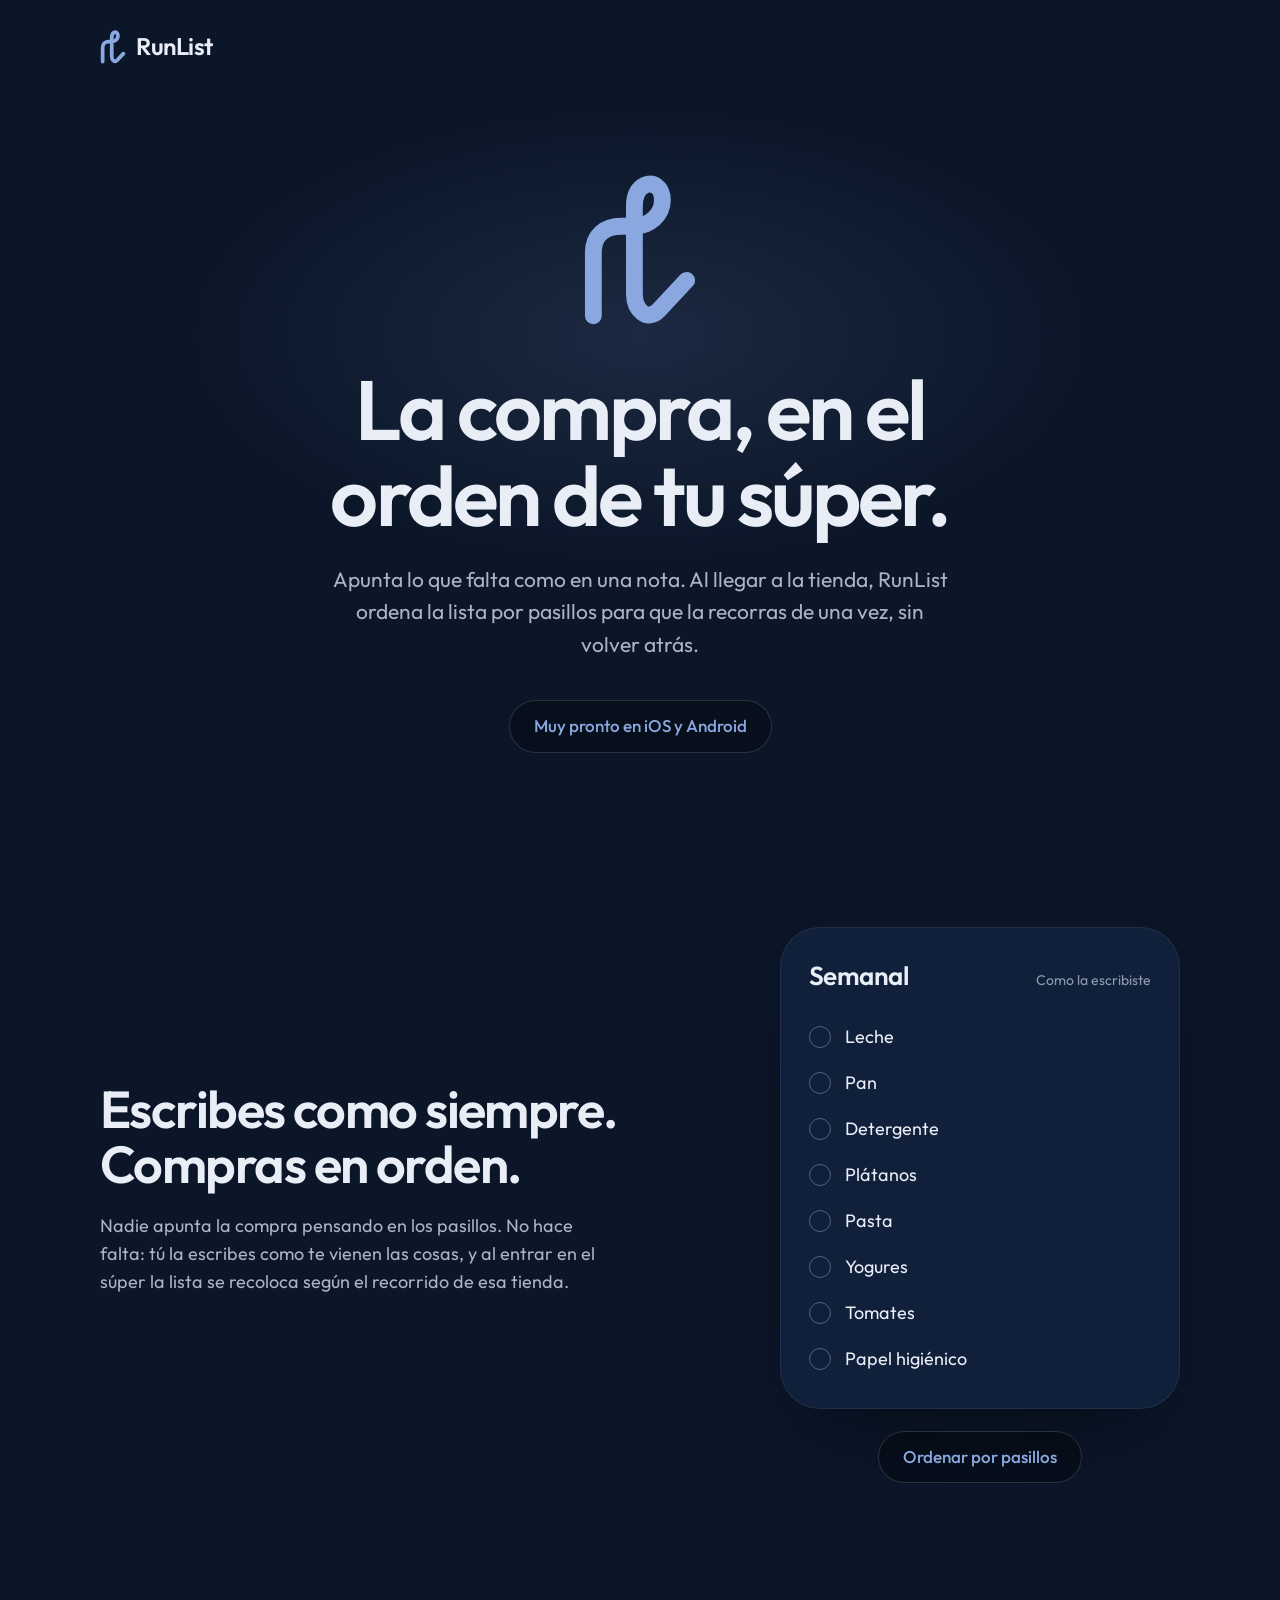
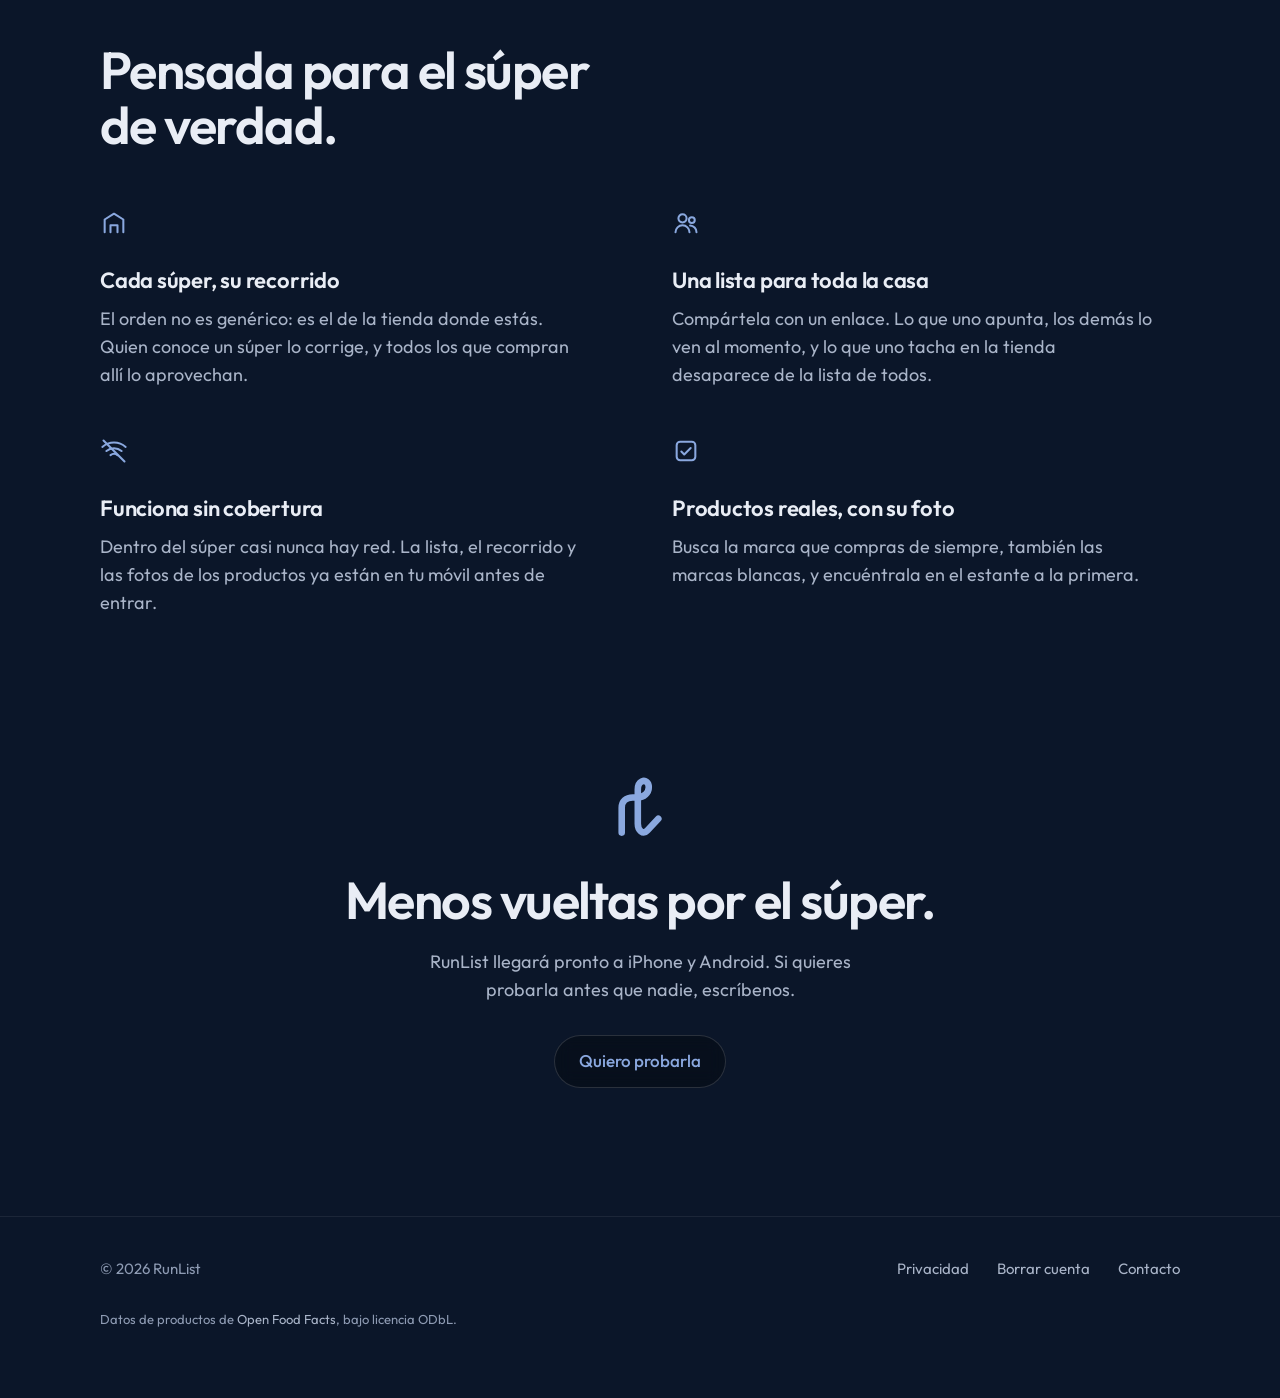
<file: index.html>
<!doctype html>
<html lang="es">
<head>
<meta charset="utf-8">
<meta name="viewport" content="width=device-width, initial-scale=1, viewport-fit=cover">
<title>RunList · La compra, en el orden de tu súper</title>
<meta name="description" content="Apunta lo que falta como en una nota. Al llegar a la tienda, RunList ordena tu lista por pasillos para que la recorras de una vez.">
<meta name="theme-color" content="#0B1629">
<meta property="og:title" content="RunList">
<meta property="og:description" content="La compra, en el orden de tu súper.">
<meta property="og:url" content="https://RunList-app.pages.dev/">
<meta property="og:image" content="https://RunList-app.pages.dev/assets/og-image.png">
<meta property="og:type" content="website">
<link rel="icon" href="/assets/favicon.svg" type="image/svg+xml">
<link rel="apple-touch-icon" href="/assets/apple-touch-icon.png">
<link rel="preload" href="/assets/outfit-latin.woff2" as="font" type="font/woff2" crossorigin>
<link rel="stylesheet" href="/assets/site.css?v=3">
<style>
  /* --- Portada ------------------------------------------------------------ */
  .hero {
    position: relative;
    text-align: center;
    padding: clamp(40px, 9vh, 96px) 0 clamp(72px, 12vh, 128px);
  }
  .hero::before {
    /* luz tenue y fija detras de la marca: profundidad sin decorar */
    content: "";
    position: absolute; inset: -10% 0 auto;
    height: 640px;
    background: radial-gradient(closest-side, rgba(138, 168, 223, 0.13), transparent 70%);
    pointer-events: none;
  }
  .hero-mark { position: relative; width: 112px; height: 153px; margin: 0 auto 40px; display: block; }
  .hero-mark path {
    fill: none; stroke: var(--accent); stroke-width: 9;
    stroke-linecap: round; stroke-linejoin: round;
  }
  .hero h1 {
    position: relative;
    font-size: clamp(42px, 7.4vw, 84px);
    line-height: 1.02; letter-spacing: -0.035em; font-weight: 600;
    margin: 0 auto 24px; max-width: 13ch;
    text-wrap: balance;
  }
  .hero .lead {
    position: relative;
    color: var(--muted); font-size: clamp(18px, 2.2vw, 21px);
    max-width: 46ch; margin: 0 auto 40px;
    text-wrap: pretty;
  }

  /* El trazo se dibuja solo; luego aparece el texto */
  .js .hero-mark path { stroke-dasharray: var(--len); stroke-dashoffset: var(--len); }
  .js .hero-reveal { opacity: 0; filter: blur(6px); transform: translateY(6px); }
  .drawn .hero-mark path { stroke-dashoffset: 0; transition: stroke-dashoffset 1.9s cubic-bezier(0.65, 0, 0.35, 1); }
  .drawn .hero-reveal {
    opacity: 1; filter: blur(0); transform: none;
    transition: opacity 900ms var(--ease), filter 900ms var(--ease), transform 900ms var(--ease);
  }
  .drawn .d1 { transition-delay: 1.15s; }
  .drawn .d2 { transition-delay: 1.35s; }
  .drawn .d3 { transition-delay: 1.55s; }

  /* --- Demostracion ----------------------------------------------------- */
  .demo {
    display: grid; gap: 56px; align-items: center;
    grid-template-columns: minmax(0, 1fr) minmax(0, 400px);
    padding: 48px 0 120px;
  }
  .demo h2, .features h2, .closing h2 {
    font-size: clamp(32px, 4.6vw, 52px); line-height: 1.06;
    letter-spacing: -0.03em; font-weight: 600; margin: 0 0 20px;
  }
  .demo p { color: var(--muted); max-width: 42ch; margin: 0 0 32px; }

  .phone {
    overflow: hidden;
    background: var(--surface);
    border: 1px solid var(--hairline);
    border-radius: 40px;
    padding: 28px 22px 26px;
    box-shadow: 0 40px 80px -40px rgba(0, 0, 0, 0.6);
  }
  .phone-title { display: flex; align-items: baseline; justify-content: space-between; margin: 0 6px 18px; }
  .phone-title strong { font-size: 26px; letter-spacing: -0.02em; font-weight: 600; }
  .phone-title span { color: var(--subtle); font-size: 14px; transition: color 400ms var(--ease); }
  .ordered .phone-title span { color: var(--accent); }

  .shopping { position: relative; list-style: none; margin: 0; padding: 0; transition: height 700ms var(--ease); }
  .shopping > li {
    position: absolute; left: 0; right: 0; top: 0;
    transition: transform 750ms var(--ease), opacity 500ms var(--ease);
    will-change: transform;
  }
  .item {
    display: flex; align-items: center; gap: 14px;
    height: 46px; padding: 0 6px;
    font-size: 18px;
  }
  .item::before {
    content: ""; flex: none;
    width: 20px; height: 20px; border-radius: 50%;
    border: 1.5px solid rgba(201, 214, 239, 0.35);
  }
  .aisle {
    height: 34px; display: flex; align-items: flex-end; padding: 0 6px 6px;
    color: var(--accent); font-size: 14px; font-weight: 500;
    opacity: 0;
  }
  .ordered .aisle { opacity: 1; }

  .demo-actions { margin-top: 22px; display: flex; justify-content: center; }

  /* --- Lo que hace -------------------------------------------------------- */
  .features { padding: 40px 0 120px; }
  .features h2 { max-width: 16ch; margin-bottom: 56px; }
  .feature-grid {
    display: grid; gap: 48px 64px;
    grid-template-columns: repeat(2, minmax(0, 1fr));
  }
  .feature svg {
    width: 28px; height: 28px; margin-bottom: 18px;
    fill: none; stroke: var(--accent); stroke-width: 1.75;
    stroke-linecap: round; stroke-linejoin: round;
  }
  .feature h3 { font-size: 22px; letter-spacing: -0.01em; font-weight: 600; margin: 0 0 8px; }
  .feature p { color: var(--muted); margin: 0; max-width: 40ch; }

  /* --- Cierre ------------------------------------------------------------- */
  .closing { text-align: center; padding: 40px 0 128px; }
  .closing svg { width: 44px; height: 60px; margin-bottom: 28px; }
  .closing svg path { fill: none; stroke: var(--accent); stroke-width: 9; stroke-linecap: round; stroke-linejoin: round; }
  .closing p { color: var(--muted); margin: 0 auto 32px; max-width: 40ch; }

  @media (max-width: 820px) {
    .demo { grid-template-columns: minmax(0, 1fr); gap: 40px; padding-bottom: 96px; }
    .feature-grid { grid-template-columns: minmax(0, 1fr); gap: 40px; }
  }
</style>
<script>document.documentElement.classList.add('js');</script>
</head>
<body>

<header class="site-header">
  <div class="wrap">
    <a class="brand" href="/" aria-label="RunList, inicio">
      <svg viewBox="23 6 60 82" aria-hidden="true"><path d="M28 82 V48 C28 39 34 34 43 34 H50 C58 34 65 28 65 20 C65 13 60 10 55.5 12 C51.5 14 50 18 50 23 V70 C50 79 57 85.4 63 79 L78 63" fill="none" stroke="#8AA8DF" stroke-width="9" stroke-linecap="round" stroke-linejoin="round"/></svg>
      RunList
    </a>
  </div>
</header>

<main>
  <section class="hero" aria-labelledby="titulo">
    <div class="wrap">
      <svg class="hero-mark" viewBox="23 6 60 82" aria-hidden="true">
        <path id="trazo" d="M28 82 V48 C28 39 34 34 43 34 H50 C58 34 65 28 65 20 C65 13 60 10 55.5 12 C51.5 14 50 18 50 23 V70 C50 79 57 85.4 63 79 L78 63"/>
      </svg>
      <h1 id="titulo" class="hero-reveal d1">La compra, en el orden de tu súper.</h1>
      <p class="lead hero-reveal d2">Apunta lo que falta como en una nota. Al llegar a la tienda, RunList ordena la lista por pasillos para que la recorras de una vez, sin volver atrás.</p>
      <p class="hero-reveal d3"><span class="glass" aria-disabled="true">Muy pronto en iOS y Android</span></p>
    </div>
  </section>

  <section class="wrap demo" aria-labelledby="titulo-demo">
    <div>
      <h2 id="titulo-demo">Escribes como siempre. Compras en orden.</h2>
      <p>Nadie apunta la compra pensando en los pasillos. No hace falta: tú la escribes como te vienen las cosas, y al entrar en el súper la lista se recoloca según el recorrido de esa tienda.</p>
    </div>
    <div>
      <div class="phone" id="demo">
        <div class="phone-title">
          <strong>Semanal</strong>
          <span id="demo-estado">Como la escribiste</span>
        </div>
        <ul class="shopping" id="lista" aria-live="polite"></ul>
      </div>
      <div class="demo-actions">
        <button class="glass" id="ordenar" type="button" aria-pressed="false">Ordenar por pasillos</button>
      </div>
    </div>
  </section>

  <section class="wrap features" aria-labelledby="titulo-features">
    <h2 id="titulo-features">Pensada para el súper de verdad.</h2>
    <div class="feature-grid">
      <div class="feature">
        <svg viewBox="0 0 24 24" aria-hidden="true"><path d="M4 20V9l8-5 8 5v11"/><path d="M9 20v-6h6v6"/></svg>
        <h3>Cada súper, su recorrido</h3>
        <p>El orden no es genérico: es el de la tienda donde estás. Quien conoce un súper lo corrige, y todos los que compran allí lo aprovechan.</p>
      </div>
      <div class="feature">
        <svg viewBox="0 0 24 24" aria-hidden="true"><circle cx="9" cy="8" r="3.5"/><circle cx="17" cy="9.5" r="2.5"/><path d="M3 20c0-3.3 2.7-6 6-6s6 2.7 6 6"/><path d="M15.5 14.2c3 .1 5.5 2.5 5.5 5.8"/></svg>
        <h3>Una lista para toda la casa</h3>
        <p>Compártela con un enlace. Lo que uno apunta, los demás lo ven al momento, y lo que uno tacha en la tienda desaparece de la lista de todos.</p>
      </div>
      <div class="feature">
        <svg viewBox="0 0 24 24" aria-hidden="true"><path d="M2 8.5a15 15 0 0 1 20 0"/><path d="M5.5 12a10 10 0 0 1 13 0"/><path d="M9 15.5a5 5 0 0 1 6 0"/><path d="M3 3l18 18"/></svg>
        <h3>Funciona sin cobertura</h3>
        <p>Dentro del súper casi nunca hay red. La lista, el recorrido y las fotos de los productos ya están en tu móvil antes de entrar.</p>
      </div>
      <div class="feature">
        <svg viewBox="0 0 24 24" aria-hidden="true"><rect x="4" y="4" width="16" height="16" rx="3"/><path d="M8 12.5l2.5 2.5L16 9.5"/></svg>
        <h3>Productos reales, con su foto</h3>
        <p>Busca la marca que compras de siempre, también las marcas blancas, y encuéntrala en el estante a la primera.</p>
      </div>
    </div>
  </section>

  <section class="wrap closing" aria-labelledby="titulo-cierre">
    <svg viewBox="23 6 60 82" aria-hidden="true"><path d="M28 82 V48 C28 39 34 34 43 34 H50 C58 34 65 28 65 20 C65 13 60 10 55.5 12 C51.5 14 50 18 50 23 V70 C50 79 57 85.4 63 79 L78 63"/></svg>
    <h2 id="titulo-cierre">Menos vueltas por el súper.</h2>
    <p>RunList llegará pronto a iPhone y Android. Si quieres probarla antes que nadie, escríbenos.</p>
    <a class="glass" href="mailto:RunList.app.dev@gmail.com?subject=Quiero%20probar%20RunList">Quiero probarla</a>
  </section>
</main>

<footer class="site-footer">
  <div class="wrap">
    <span>© 2026 RunList</span>
    <nav aria-label="Información legal">
      <a href="/privacidad">Privacidad</a>
      <a href="/borrar-cuenta">Borrar cuenta</a>
      <a href="mailto:RunList.app.dev@gmail.com">Contacto</a>
    </nav>
    <p class="credits">Datos de productos de <a href="https://world.openfoodfacts.org">Open Food Facts</a>, bajo licencia ODbL.</p>
  </div>
</footer>

<script>
(function () {
  var reduce = window.matchMedia('(prefers-reduced-motion: reduce)').matches;
  // Duplica el texto de cada boton para el efecto de rodillo al pasar el raton.
  // Envuelve el texto de cada boton para desenfocarlo al pasar el raton.
  function rodillo(el) {
    var texto = el.textContent.trim();
    el.textContent = '';
    var etiqueta = document.createElement('span');
    etiqueta.className = 'blur-label';
    etiqueta.textContent = texto;
    el.appendChild(etiqueta);
  }
  document.querySelectorAll('.glass').forEach(rodillo);

  // --- El logo se dibuja de un solo trazo --------------------------------
  var trazo = document.getElementById('trazo');
  var len = Math.ceil(trazo.getTotalLength()) + 2;
  trazo.style.setProperty('--len', len);
  if (reduce) {
    document.documentElement.classList.add('drawn');
  } else {
    requestAnimationFrame(function () {
      requestAnimationFrame(function () { document.documentElement.classList.add('drawn'); });
    });
  }

  // --- La lista que se ordena por pasillos -------------------------------
  var pasillos = [
    { id: 'frutas', nombre: 'Frutas y verduras' },
    { id: 'pan', nombre: 'Panadería' },
    { id: 'lacteos', nombre: 'Lácteos' },
    { id: 'pasta', nombre: 'Pasta y arroz' },
    { id: 'limpieza', nombre: 'Limpieza' }
  ];
  // en el orden en que alguien la apuntaria de verdad
  var productos = [
    ['Leche', 'lacteos'], ['Pan', 'pan'], ['Detergente', 'limpieza'], ['Plátanos', 'frutas'],
    ['Pasta', 'pasta'], ['Yogures', 'lacteos'], ['Tomates', 'frutas'], ['Papel higiénico', 'limpieza']
  ];
  var FILA = 46, CABECERA = 34, SEPARACION = 8;

  var lista = document.getElementById('lista');
  var cabeceras = pasillos.map(function (p) {
    var li = document.createElement('li');
    li.className = 'aisle';
    li.setAttribute('aria-hidden', 'true');
    li.textContent = p.nombre;
    lista.appendChild(li);
    return li;
  });
  var filas = productos.map(function (p) {
    var li = document.createElement('li');
    li.className = 'item';
    li.textContent = p[0];
    lista.appendChild(li);
    return li;
  });

  function colocar(ordenada) {
    var y = 0;
    if (!ordenada) {
      // Al contraer, las cabeceras se van primero y deprisa: si esperan,
      // los productos pasan por encima y queda texto flotando.
      cabeceras.forEach(function (li) {
        li.style.transitionDelay = '0ms';
        li.style.transition = 'opacity 150ms ease, transform 750ms var(--ease)';
      });
      filas.forEach(function (li, i) {
        li.style.transform = 'translateY(' + (i * FILA) + 'px)';
        li.style.transitionDelay = (100 + i * 25) + 'ms';
      });
      y = filas.length * FILA;
    } else {
      var orden = 0;
      pasillos.forEach(function (p, pi) {
        cabeceras[pi].style.transition = '';
        cabeceras[pi].style.transform = 'translateY(' + y + 'px)';
        cabeceras[pi].style.transitionDelay = (250 + pi * 60) + 'ms';
        y += CABECERA;
        productos.forEach(function (prod, i) {
          if (prod[1] !== p.id) return;
          filas[i].style.transform = 'translateY(' + y + 'px)';
          filas[i].style.transitionDelay = (orden++ * 40) + 'ms';
          y += FILA;
        });
        y += SEPARACION;
      });
    }
    // Al contraer, la tarjeta espera a que los productos suban antes de
    // encoger: si encoge antes, los ultimos quedan fuera, flotando.
    lista.style.transitionDelay = ordenada ? '0ms' : '450ms';
    lista.style.height = y + 'px';
    document.getElementById('demo').classList.toggle('ordered', ordenada);
    document.getElementById('demo-estado').textContent = ordenada ? 'Por pasillos' : 'Como la escribiste';
    var boton = document.getElementById('ordenar');
    boton.setAttribute('aria-pressed', String(ordenada));
    boton.textContent = ordenada ? 'Ver como la escribiste' : 'Ordenar por pasillos';
    rodillo(boton);
  }

  // las cabeceras esperan en su sitio final, invisibles
  (function () {
    var y = 0;
    pasillos.forEach(function (p, pi) {
      cabeceras[pi].style.transform = 'translateY(' + y + 'px)';
      y += CABECERA + productos.filter(function (x) { return x[1] === p.id; }).length * FILA + SEPARACION;
    });
  })();

  var ordenada = false, tocada = false;
  colocar(false);

  document.getElementById('ordenar').addEventListener('click', function () {
    tocada = true;
    ordenada = !ordenada;
    colocar(ordenada);
  });

  // la primera vez que la demostracion entra en pantalla, se ordena sola
  if ('IntersectionObserver' in window) {
    var io = new IntersectionObserver(function (entradas) {
      if (entradas[0].isIntersecting) {
        io.disconnect();
        setTimeout(function () {
          if (!tocada) { ordenada = true; colocar(true); }
        }, 700);
      }
    }, { threshold: 0.6 });
    io.observe(document.getElementById('demo'));
  }
})();
</script>
</body>
</html>
</file>
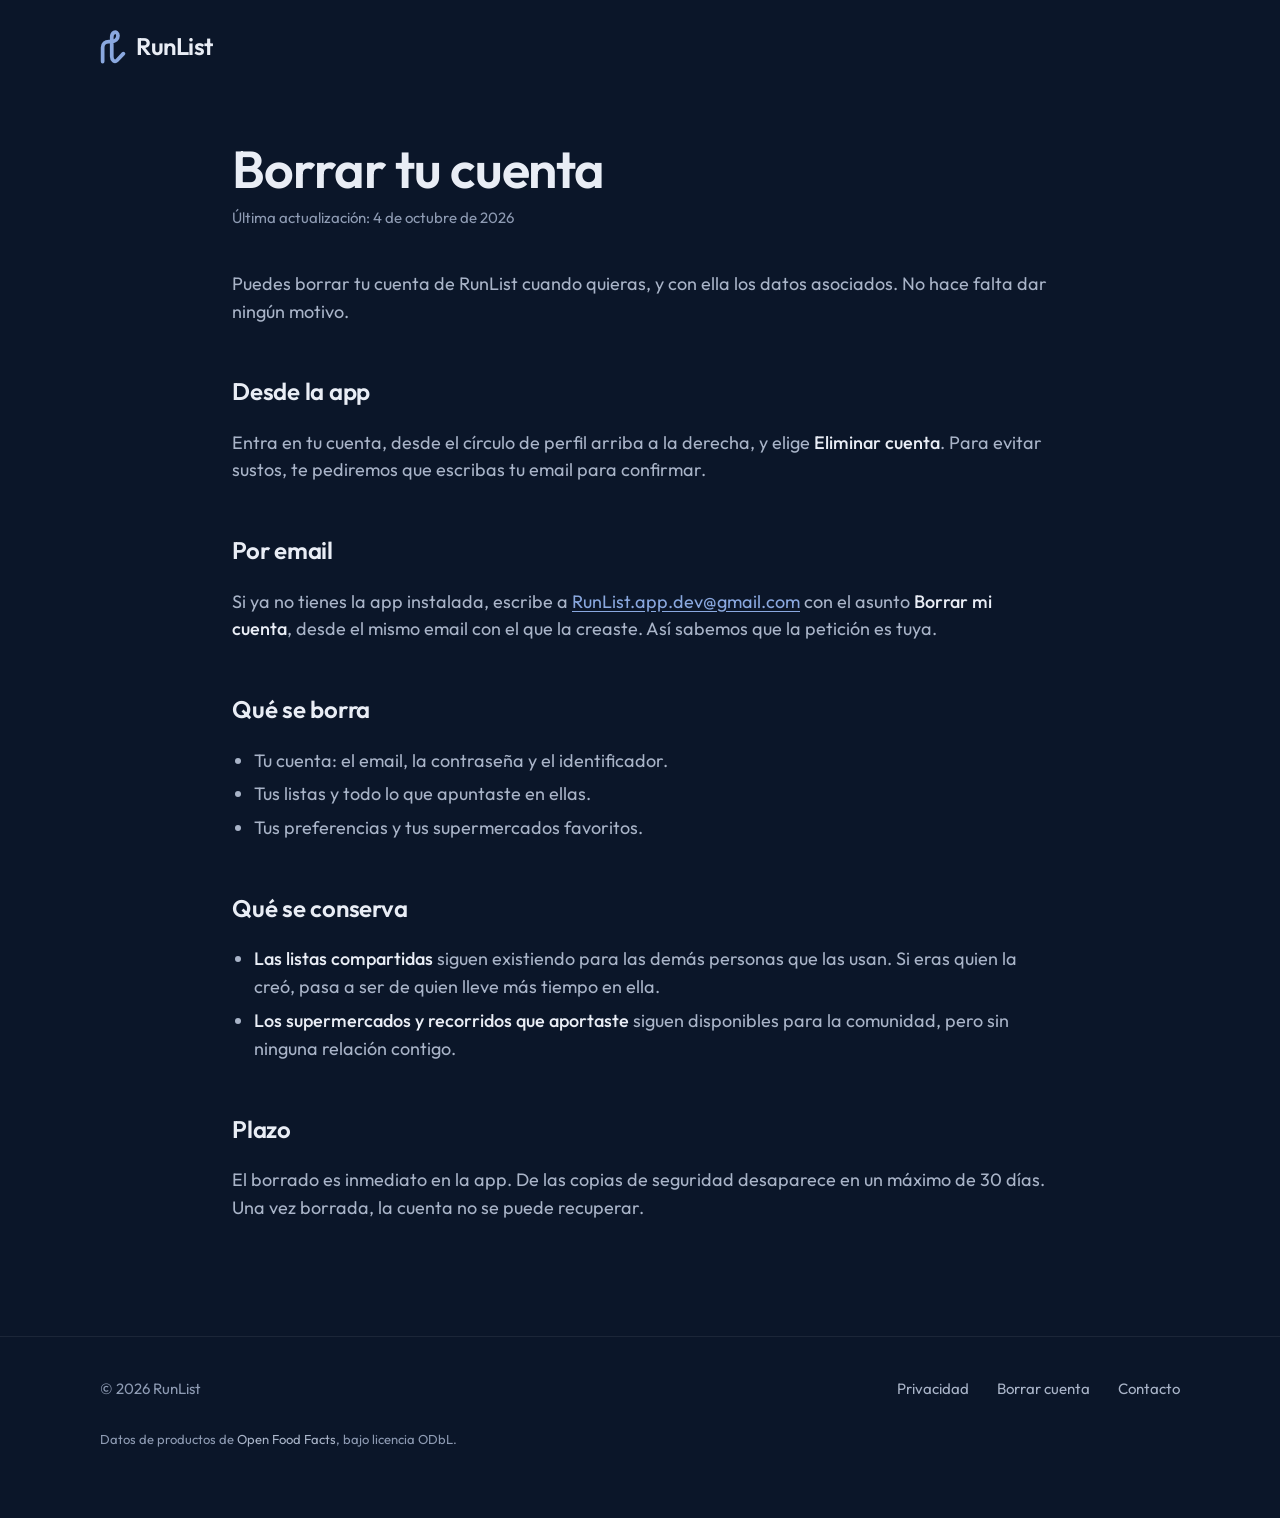
<file: borrar-cuenta.html>
<!doctype html>
<html lang="es">
<head>
<meta charset="utf-8">
<meta name="viewport" content="width=device-width, initial-scale=1, viewport-fit=cover">
<meta name="theme-color" content="#0B1629">
<link rel="icon" href="/assets/favicon.svg" type="image/svg+xml">
<link rel="preload" href="/assets/outfit-latin.woff2" as="font" type="font/woff2" crossorigin>
<link rel="stylesheet" href="/assets/site.css">
<title>Borrar tu cuenta · RunList</title>
<meta name="description" content="Cómo borrar tu cuenta de RunList y qué datos se eliminan.">
</head>
<body>
<header class="site-header">
  <div class="wrap">
    <a class="brand" href="/" aria-label="RunList, inicio">
      <svg viewBox="23 6 60 82" aria-hidden="true"><path d="M28 82 V48 C28 39 34 34 43 34 H50 C58 34 65 28 65 20 C65 13 60 10 55.5 12 C51.5 14 50 18 50 23 V70 C50 79 57 85.4 63 79 L78 63" fill="none" stroke="#8AA8DF" stroke-width="9" stroke-linecap="round" stroke-linejoin="round"/></svg>
      RunList
    </a>
  </div>
</header>
<main class="wrap prose">
  <h1>Borrar tu cuenta</h1>
  <p class="updated">Última actualización: 4 de octubre de 2026</p>

  <p>Puedes borrar tu cuenta de RunList cuando quieras, y con ella los datos asociados. No hace falta dar ningún motivo.</p>

  <h2>Desde la app</h2>
  <p>Entra en tu cuenta, desde el círculo de perfil arriba a la derecha, y elige <strong>Eliminar cuenta</strong>. Para evitar sustos, te pediremos que escribas tu email para confirmar.</p>

  <h2>Por email</h2>
  <p>Si ya no tienes la app instalada, escribe a <a href="mailto:RunList.app.dev@gmail.com?subject=Borrar%20mi%20cuenta">RunList.app.dev@gmail.com</a> con el asunto <strong>Borrar mi cuenta</strong>, desde el mismo email con el que la creaste. Así sabemos que la petición es tuya.</p>

  <h2>Qué se borra</h2>
  <ul>
    <li>Tu cuenta: el email, la contraseña y el identificador.</li>
    <li>Tus listas y todo lo que apuntaste en ellas.</li>
    <li>Tus preferencias y tus supermercados favoritos.</li>
  </ul>

  <h2>Qué se conserva</h2>
  <ul>
    <li><strong>Las listas compartidas</strong> siguen existiendo para las demás personas que las usan. Si eras quien la creó, pasa a ser de quien lleve más tiempo en ella.</li>
    <li><strong>Los supermercados y recorridos que aportaste</strong> siguen disponibles para la comunidad, pero sin ninguna relación contigo.</li>
  </ul>

  <h2>Plazo</h2>
  <p>El borrado es inmediato en la app. De las copias de seguridad desaparece en un máximo de 30 días. Una vez borrada, la cuenta no se puede recuperar.</p>
</main>
<footer class="site-footer">
  <div class="wrap">
    <span>© 2026 RunList</span>
    <nav aria-label="Información legal">
      <a href="/privacidad">Privacidad</a>
      <a href="/borrar-cuenta">Borrar cuenta</a>
      <a href="mailto:RunList.app.dev@gmail.com">Contacto</a>
    </nav>
    <p class="credits">Datos de productos de <a href="https://world.openfoodfacts.org">Open Food Facts</a>, bajo licencia ODbL.</p>
  </div>
</footer>
</body>
</html>
</file>
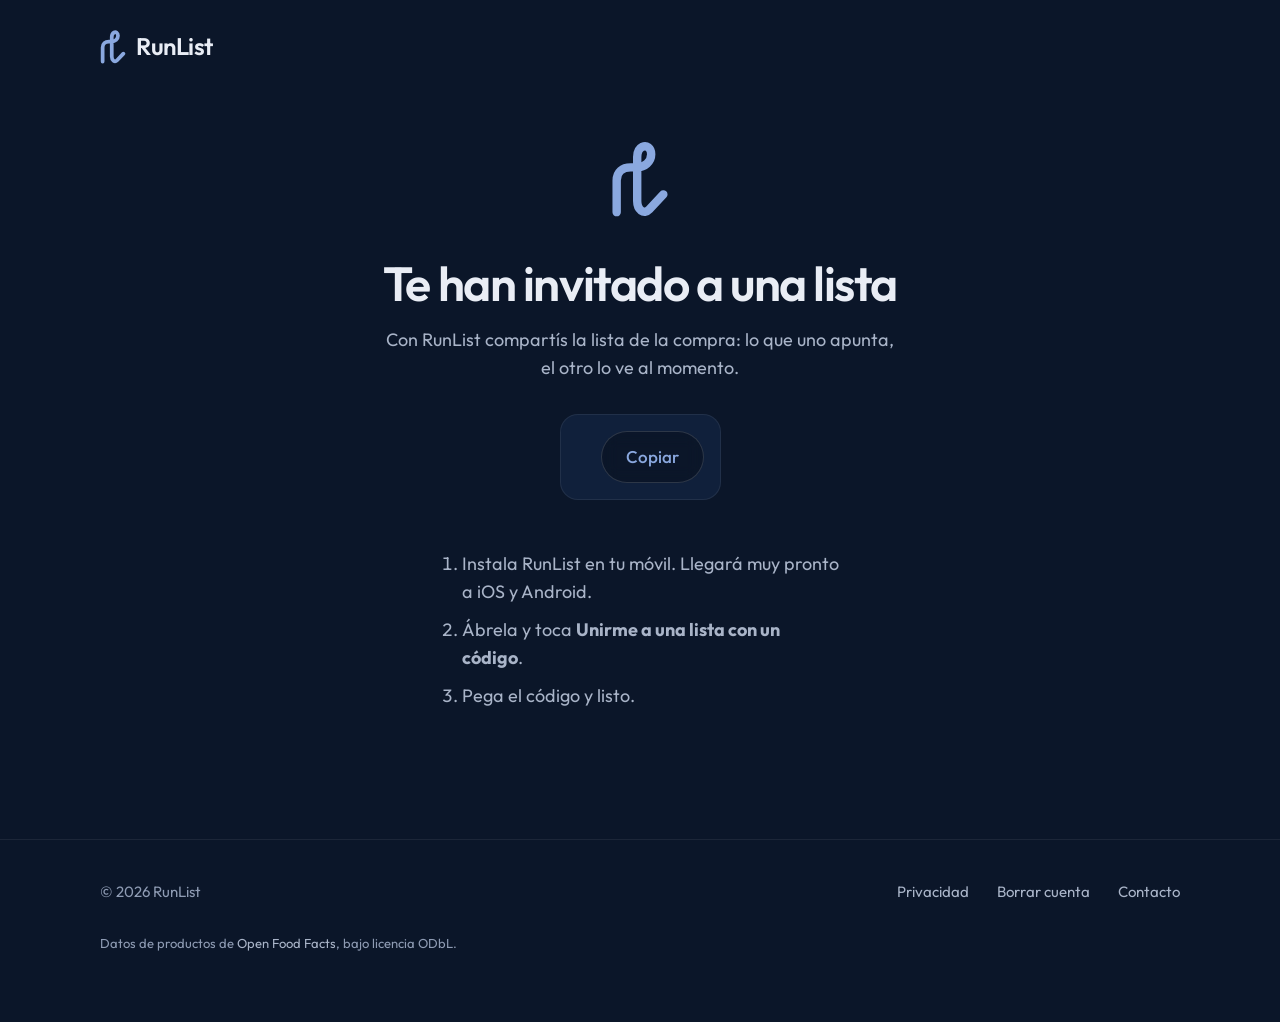
<file: invitacion.html>
<!doctype html>
<html lang="es">
<head>
<meta charset="utf-8">
<meta name="viewport" content="width=device-width, initial-scale=1, viewport-fit=cover">
<meta name="theme-color" content="#0B1629">
<link rel="icon" href="/assets/favicon.svg" type="image/svg+xml">
<link rel="preload" href="/assets/outfit-latin.woff2" as="font" type="font/woff2" crossorigin>
<link rel="stylesheet" href="/assets/site.css">
<title>Te han invitado a una lista · RunList</title>
<meta name="description" content="Únete a una lista de la compra compartida en RunList.">
<meta name="robots" content="noindex">
<style>
  .invite { text-align: center; padding: 48px 0 120px; max-width: 520px; }
  .invite svg.mark { width: 56px; height: 77px; margin-bottom: 32px; }
  .invite h1 { font-size: clamp(34px, 6vw, 48px); line-height: 1.08; letter-spacing: -0.03em; font-weight: 600; margin: 0 0 16px; }
  .invite p { color: var(--muted); margin: 0 auto 32px; }
  .code {
    display: inline-flex; align-items: center; gap: 16px;
    background: var(--surface); border: 1px solid var(--hairline);
    border-radius: 18px; padding: 16px 16px 16px 24px; margin-bottom: 40px;
  }
  .code output { font-size: 26px; font-weight: 600; letter-spacing: 0.08em; }
  .steps { text-align: left; color: var(--muted); padding-left: 22px; margin: 0 auto; max-width: 400px; }
  .steps li { margin: 10px 0; }
</style>
</head>
<body>
<header class="site-header">
  <div class="wrap">
    <a class="brand" href="/" aria-label="RunList, inicio">
      <svg viewBox="23 6 60 82" aria-hidden="true"><path d="M28 82 V48 C28 39 34 34 43 34 H50 C58 34 65 28 65 20 C65 13 60 10 55.5 12 C51.5 14 50 18 50 23 V70 C50 79 57 85.4 63 79 L78 63" fill="none" stroke="#8AA8DF" stroke-width="9" stroke-linecap="round" stroke-linejoin="round"/></svg>
      RunList
    </a>
  </div>
</header>
<main class="wrap invite">
  <svg class="mark" viewBox="23 6 60 82" aria-hidden="true"><path d="M28 82 V48 C28 39 34 34 43 34 H50 C58 34 65 28 65 20 C65 13 60 10 55.5 12 C51.5 14 50 18 50 23 V70 C50 79 57 85.4 63 79 L78 63" fill="none" stroke="#8AA8DF" stroke-width="9" stroke-linecap="round" stroke-linejoin="round"/></svg>
  <h1>Te han invitado a una lista</h1>
  <p>Con RunList compartís la lista de la compra: lo que uno apunta, el otro lo ve al momento.</p>

  <div class="code" id="bloque-codigo" hidden>
    <output id="codigo" aria-label="Código de la lista"></output>
    <button class="glass" id="copiar" type="button">Copiar</button>
  </div>

  <ol class="steps">
    <li>Instala RunList en tu móvil. Llegará muy pronto a iOS y Android.</li>
    <li>Ábrela y toca <strong>Unirme a una lista con un código</strong>.</li>
    <li>Pega el código y listo.</li>
  </ol>
</main>
<footer class="site-footer">
  <div class="wrap">
    <span>© 2026 RunList</span>
    <nav aria-label="Información legal">
      <a href="/privacidad">Privacidad</a>
      <a href="/borrar-cuenta">Borrar cuenta</a>
      <a href="mailto:RunList.app.dev@gmail.com">Contacto</a>
    </nav>
    <p class="credits">Datos de productos de <a href="https://world.openfoodfacts.org">Open Food Facts</a>, bajo licencia ODbL.</p>
  </div>
</footer>
<script>
(function () {
  // El codigo llega en la ruta (/i/CODIGO) o como parametro (?c=CODIGO).
  // Solo se aceptan letras y numeros: nunca se pinta nada que venga de la URL sin filtrar.
  var desdeRuta = location.pathname.split('/i/')[1] || '';
  var desdeParam = new URLSearchParams(location.search).get('c') || '';
  var codigo = (desdeRuta || desdeParam).replace(/[^A-Za-z0-9]/g, '').slice(0, 32);
  if (!codigo) return;

  document.getElementById('codigo').textContent = codigo;
  document.getElementById('bloque-codigo').hidden = false;

  var boton = document.getElementById('copiar');
  boton.addEventListener('click', function () {
    navigator.clipboard.writeText(codigo).then(function () {
      boton.textContent = 'Copiado';
      setTimeout(function () { boton.textContent = 'Copiar'; }, 2000);
    });
  });
})();
</script>
</body>
</html>
</file>
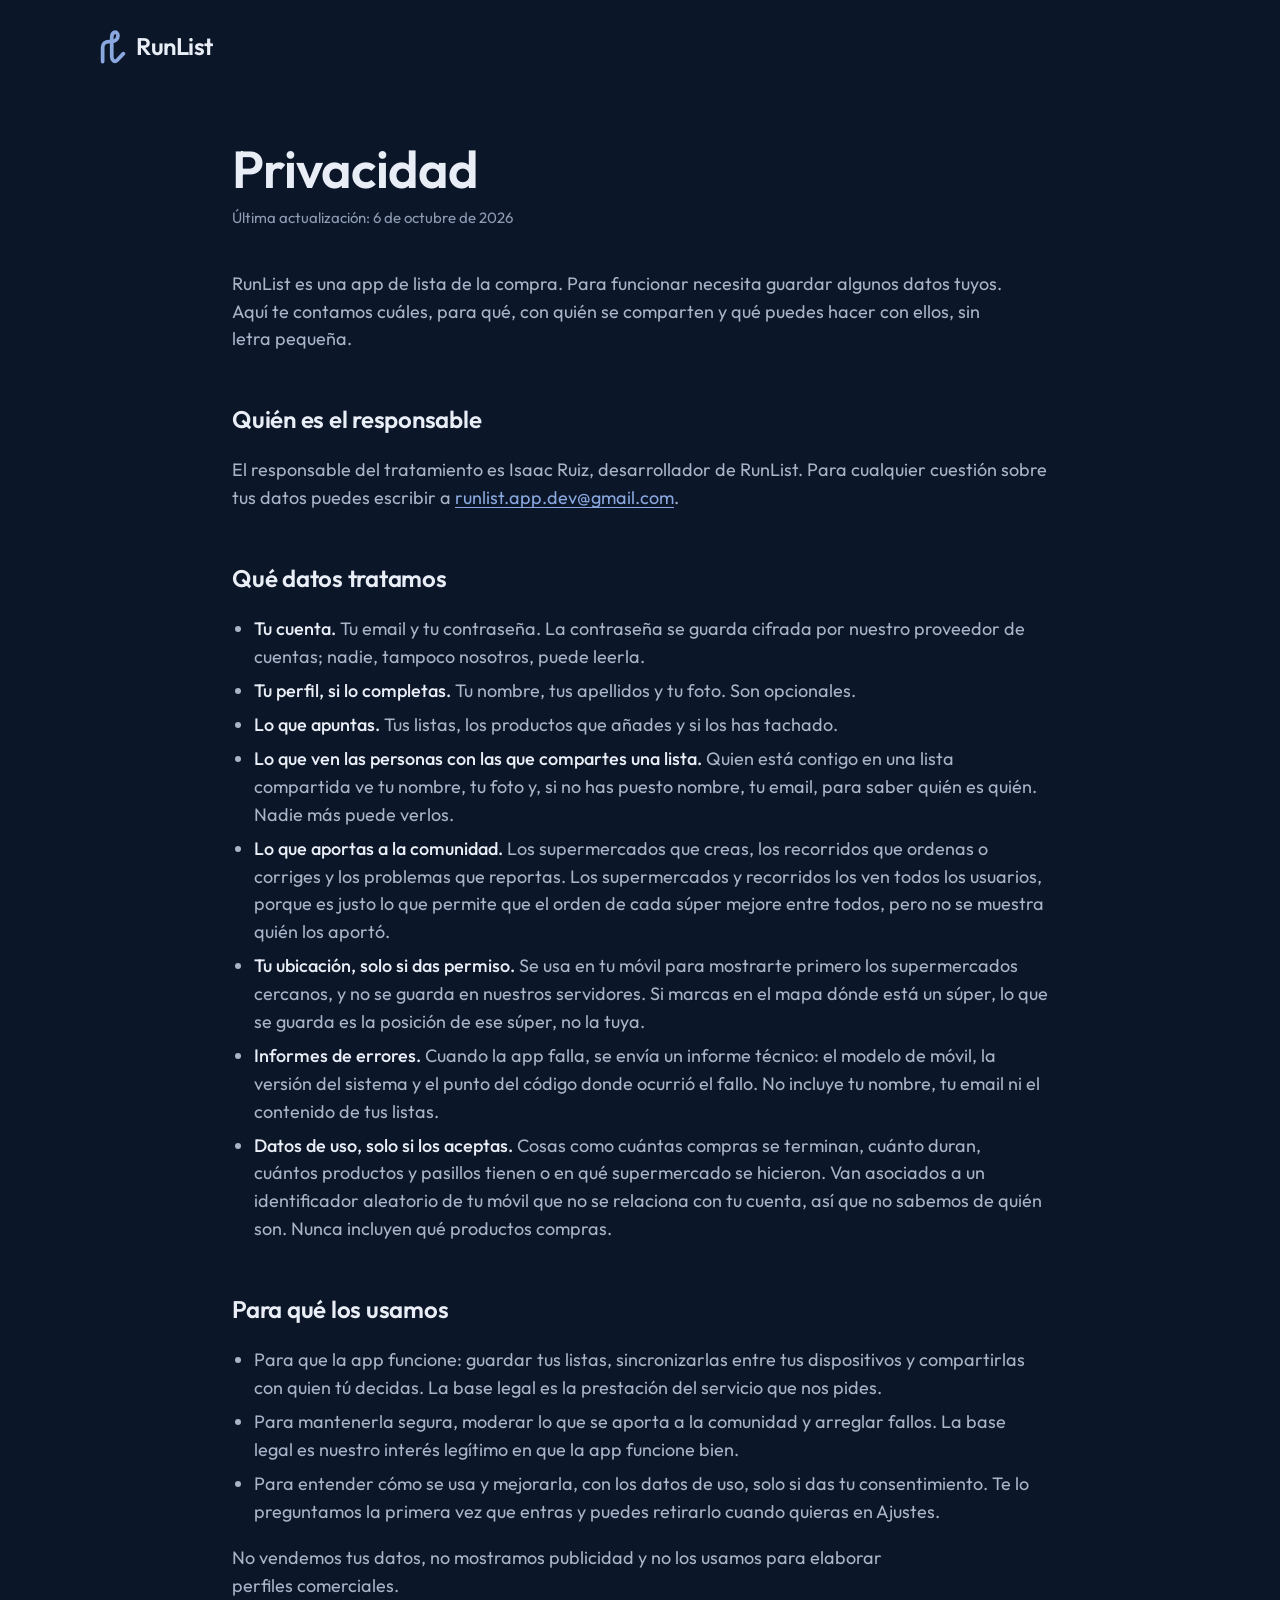
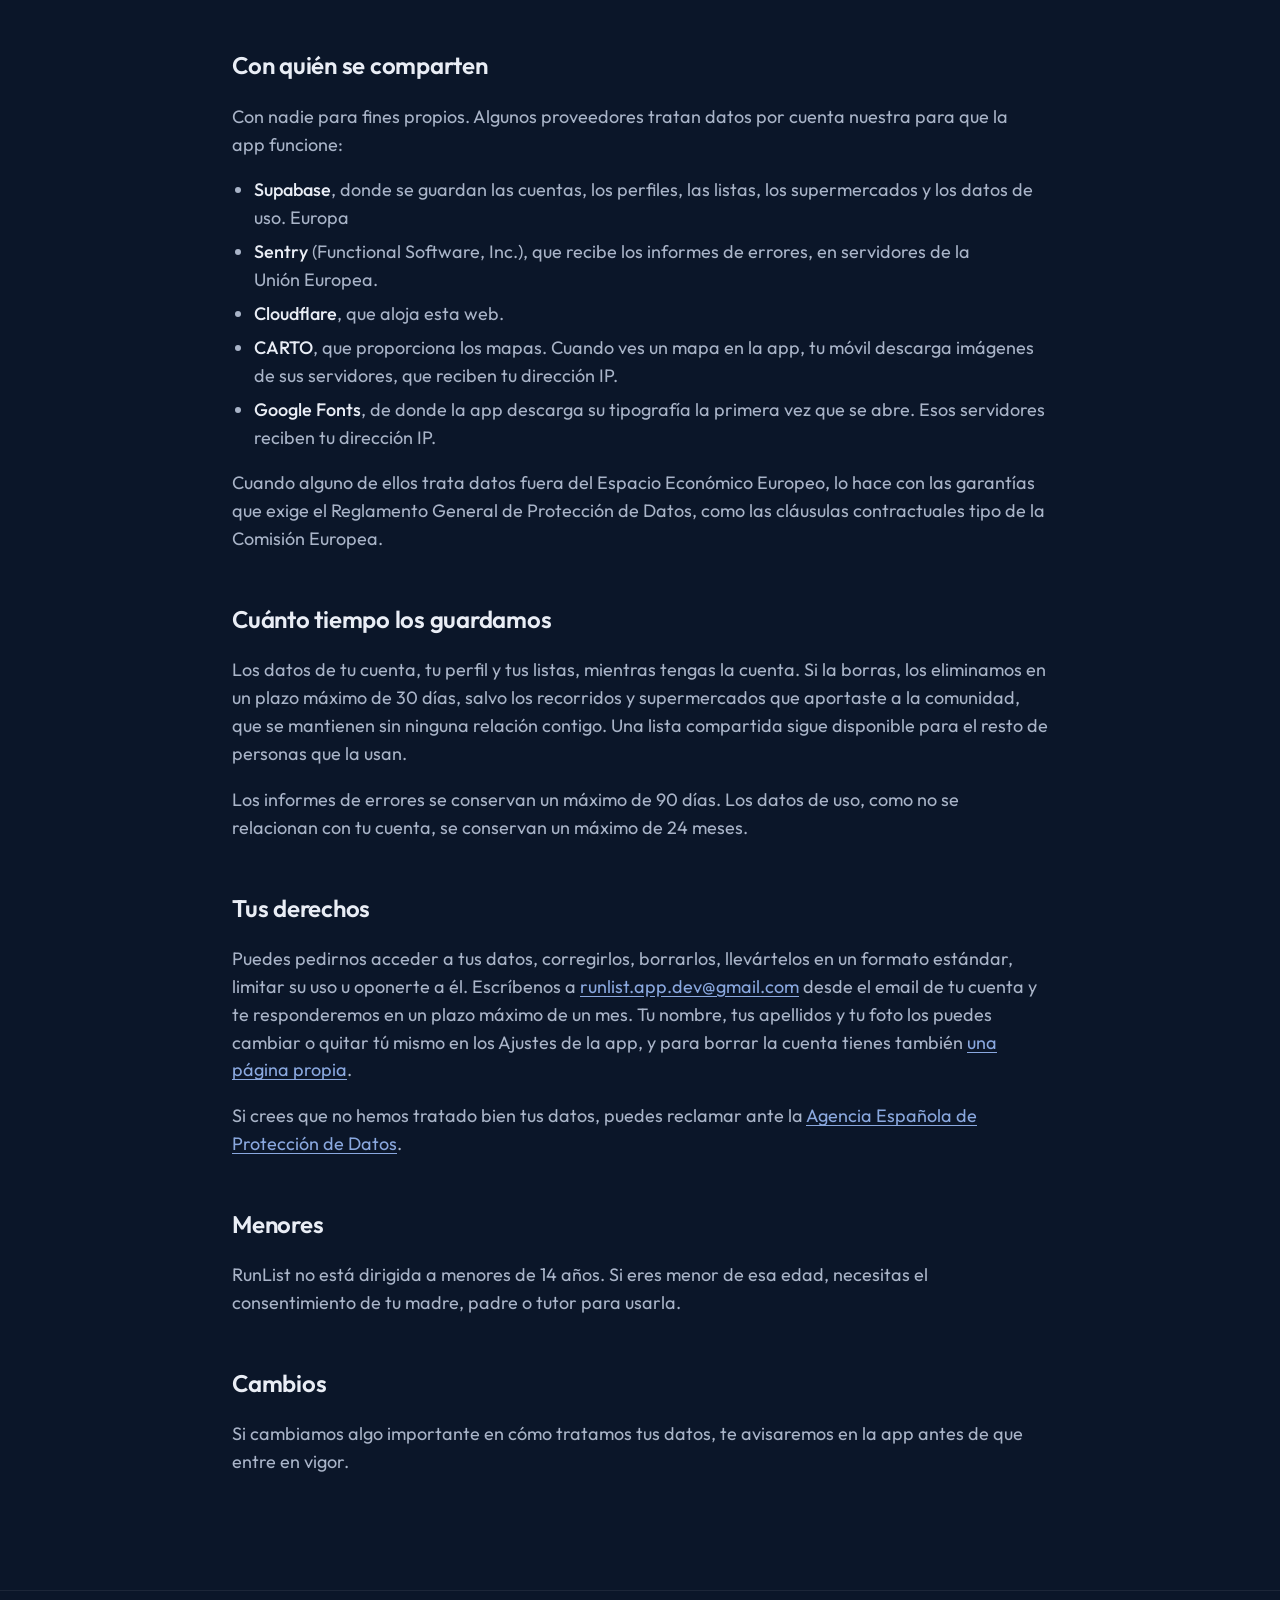
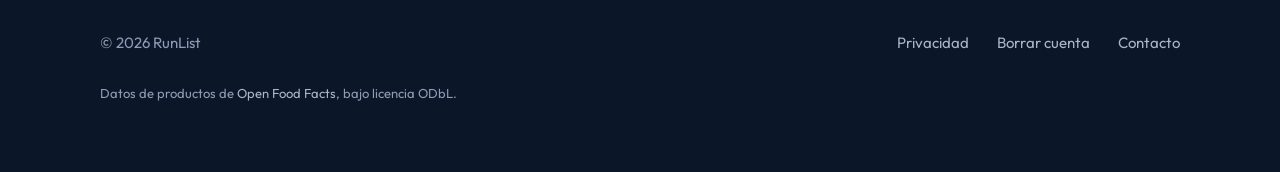
<file: privacidad.html>
<!doctype html>
<html lang="es">
<head>
<meta charset="utf-8">
<meta name="viewport" content="width=device-width, initial-scale=1, viewport-fit=cover">
<meta name="theme-color" content="#0B1629">
<link rel="icon" href="/assets/favicon.svg" type="image/svg+xml">
<link rel="preload" href="/assets/outfit-latin.woff2" as="font" type="font/woff2" crossorigin>
<link rel="stylesheet" href="/assets/site.css?v=3">
<title>Privacidad · RunList</title>
<meta name="description" content="Qué datos trata RunList, para qué y cómo ejercer tus derechos.">
</head>
<body>
<header class="site-header">
  <div class="wrap">
    <a class="brand" href="/" aria-label="RunList, inicio">
      <svg viewBox="23 6 60 82" aria-hidden="true"><path d="M28 82 V48 C28 39 34 34 43 34 H50 C58 34 65 28 65 20 C65 13 60 10 55.5 12 C51.5 14 50 18 50 23 V70 C50 79 57 85.4 63 79 L78 63" fill="none" stroke="#8AA8DF" stroke-width="9" stroke-linecap="round" stroke-linejoin="round"/></svg>
      RunList
    </a>
  </div>
</header>
<main class="wrap prose">
  <h1>Privacidad</h1>
  <p class="updated">Última actualización: 6 de octubre de 2026</p>

  <p>RunList es una app de lista de la compra. Para funcionar necesita guardar algunos datos tuyos. Aquí te contamos cuáles, para qué, con quién se comparten y qué puedes hacer con ellos, sin letra pequeña.</p>

  <h2>Quién es el responsable</h2>
  <p>El responsable del tratamiento es Isaac Ruiz, desarrollador de RunList. Para cualquier cuestión sobre tus datos puedes escribir a <a href="mailto:runlist.app.dev@gmail.com">runlist.app.dev@gmail.com</a>.</p>

  <h2>Qué datos tratamos</h2>
  <ul>
    <li><strong>Tu cuenta.</strong> Tu email y tu contraseña. La contraseña se guarda cifrada por nuestro proveedor de cuentas; nadie, tampoco nosotros, puede leerla.</li>
    <li><strong>Tu perfil, si lo completas.</strong> Tu nombre, tus apellidos y tu foto. Son opcionales.</li>
    <li><strong>Lo que apuntas.</strong> Tus listas, los productos que añades y si los has tachado.</li>
    <li><strong>Lo que ven las personas con las que compartes una lista.</strong> Quien está contigo en una lista compartida ve tu nombre, tu foto y, si no has puesto nombre, tu email, para saber quién es quién. Nadie más puede verlos.</li>
    <li><strong>Lo que aportas a la comunidad.</strong> Los supermercados que creas, los recorridos que ordenas o corriges y los problemas que reportas. Los supermercados y recorridos los ven todos los usuarios, porque es justo lo que permite que el orden de cada súper mejore entre todos, pero no se muestra quién los aportó.</li>
    <li><strong>Tu ubicación, solo si das permiso.</strong> Se usa en tu móvil para mostrarte primero los supermercados cercanos, y no se guarda en nuestros servidores. Si marcas en el mapa dónde está un súper, lo que se guarda es la posición de ese súper, no la tuya.</li>
    <li><strong>Informes de errores.</strong> Cuando la app falla, se envía un informe técnico: el modelo de móvil, la versión del sistema y el punto del código donde ocurrió el fallo. No incluye tu nombre, tu email ni el contenido de tus listas.</li>
    <li><strong>Datos de uso, solo si los aceptas.</strong> Cosas como cuántas compras se terminan, cuánto duran, cuántos productos y pasillos tienen o en qué supermercado se hicieron. Van asociados a un identificador aleatorio de tu móvil que no se relaciona con tu cuenta, así que no sabemos de quién son. Nunca incluyen qué productos compras.</li>
  </ul>

  <h2>Para qué los usamos</h2>
  <ul>
    <li>Para que la app funcione: guardar tus listas, sincronizarlas entre tus dispositivos y compartirlas con quien tú decidas. La base legal es la prestación del servicio que nos pides.</li>
    <li>Para mantenerla segura, moderar lo que se aporta a la comunidad y arreglar fallos. La base legal es nuestro interés legítimo en que la app funcione bien.</li>
    <li>Para entender cómo se usa y mejorarla, con los datos de uso, solo si das tu consentimiento. Te lo preguntamos la primera vez que entras y puedes retirarlo cuando quieras en Ajustes.</li>
  </ul>
  <p>No vendemos tus datos, no mostramos publicidad y no los usamos para elaborar perfiles comerciales.</p>

  <h2>Con quién se comparten</h2>
  <p>Con nadie para fines propios. Algunos proveedores tratan datos por cuenta nuestra para que la app funcione:</p>
  <ul>
    <li><strong>Supabase</strong>, donde se guardan las cuentas, los perfiles, las listas, los supermercados y los datos de uso. Europa</li>
    <li><strong>Sentry</strong> (Functional Software, Inc.), que recibe los informes de errores, en servidores de la Unión Europea.</li>
    <li><strong>Cloudflare</strong>, que aloja esta web.</li>
    <li><strong>CARTO</strong>, que proporciona los mapas. Cuando ves un mapa en la app, tu móvil descarga imágenes de sus servidores, que reciben tu dirección IP.</li>
    <li><strong>Google Fonts</strong>, de donde la app descarga su tipografía la primera vez que se abre. Esos servidores reciben tu dirección IP.</li>
  </ul>
  <p>Cuando alguno de ellos trata datos fuera del Espacio Económico Europeo, lo hace con las garantías que exige el Reglamento General de Protección de Datos, como las cláusulas contractuales tipo de la Comisión Europea.</p>

  <h2>Cuánto tiempo los guardamos</h2>
  <p>Los datos de tu cuenta, tu perfil y tus listas, mientras tengas la cuenta. Si la borras, los eliminamos en un plazo máximo de 30 días, salvo los recorridos y supermercados que aportaste a la comunidad, que se mantienen sin ninguna relación contigo. Una lista compartida sigue disponible para el resto de personas que la usan.</p>
  <p>Los informes de errores se conservan un máximo de 90 días. Los datos de uso, como no se relacionan con tu cuenta, se conservan un máximo de 24 meses.</p>

  <h2>Tus derechos</h2>
  <p>Puedes pedirnos acceder a tus datos, corregirlos, borrarlos, llevártelos en un formato estándar, limitar su uso u oponerte a él. Escríbenos a <a href="mailto:runlist.app.dev@gmail.com">runlist.app.dev@gmail.com</a> desde el email de tu cuenta y te responderemos en un plazo máximo de un mes. Tu nombre, tus apellidos y tu foto los puedes cambiar o quitar tú mismo en los Ajustes de la app, y para borrar la cuenta tienes también <a href="/borrar-cuenta">una página propia</a>.</p>
  <p>Si crees que no hemos tratado bien tus datos, puedes reclamar ante la <a href="https://www.aepd.es">Agencia Española de Protección de Datos</a>.</p>

  <h2>Menores</h2>
  <p>RunList no está dirigida a menores de 14 años. Si eres menor de esa edad, necesitas el consentimiento de tu madre, padre o tutor para usarla.</p>

  <h2>Cambios</h2>
  <p>Si cambiamos algo importante en cómo tratamos tus datos, te avisaremos en la app antes de que entre en vigor.</p>
</main>
<footer class="site-footer">
  <div class="wrap">
    <span>© 2026 RunList</span>
    <nav aria-label="Información legal">
      <a href="/privacidad">Privacidad</a>
      <a href="/borrar-cuenta">Borrar cuenta</a>
      <a href="mailto:runlist.app.dev@gmail.com">Contacto</a>
    </nav>
    <p class="credits">Datos de productos de <a href="https://world.openfoodfacts.org">Open Food Facts</a>, bajo licencia ODbL.</p>
  </div>
</footer>
</body>
</html>
</file>
<file: assets/site.css>
/* RunList — estilos comunes de la web */
@font-face {
  font-family: "Outfit";
  src: url("/assets/outfit-latin.woff2") format("woff2");
  font-weight: 300 700;
  font-display: swap;
}

:root {
  --bg: #0B1629;
  --surface: #10203B;
  --surface-2: #162A4B;
  --accent: #8AA8DF;
  --accent-light: #C9D6EF;
  --text: #E9EDF5;
  --muted: #A9B4C8;
  --subtle: #8E9BB3;
  --hairline: rgba(255, 255, 255, 0.07);
  --ease: cubic-bezier(0.2, 0.8, 0.2, 1);
  --radius: 22px;
}

* { box-sizing: border-box; }

html { -webkit-text-size-adjust: 100%; scroll-behavior: smooth; }

body {
  margin: 0;
  background: var(--bg);
  color: var(--text);
  font-family: "Outfit", system-ui, -apple-system, "Segoe UI", sans-serif;
  font-size: 18px;
  line-height: 1.55;
  -webkit-font-smoothing: antialiased;
}

a { color: var(--accent); text-underline-offset: 3px; }
a:hover { color: var(--accent-light); }

:focus-visible {
  outline: 2px solid var(--accent);
  outline-offset: 3px;
  border-radius: 6px;
}

.wrap { width: min(1080px, 100% - 48px); margin-inline: auto; }

/* Cabecera */
.site-header { padding: 28px 0; }
.site-header .wrap { display: flex; align-items: center; justify-content: space-between; }
.brand {
  display: inline-flex; align-items: center; gap: 10px;
  color: var(--text); text-decoration: none;
  font-weight: 600; font-size: 24px; letter-spacing: -0.02em;
}
.brand svg { width: 26px; height: 34px; }

/* Boton de cristal ahumado, como los de la app */
.glass {
  display: inline-flex; align-items: center; justify-content: center; gap: 10px;
  min-height: 48px; padding: 12px 24px;
  border-radius: 999px;
  background: rgba(0, 0, 0, 0.3);
  border: 0.75px solid rgba(255, 255, 255, 0.14);
  -webkit-backdrop-filter: blur(8px); backdrop-filter: blur(8px);
  color: var(--accent);
  font: inherit; font-size: 17px; font-weight: 500;
  text-decoration: none;
  cursor: pointer;
  transition: background 200ms var(--ease), border-color 200ms var(--ease), color 200ms var(--ease), transform 150ms var(--ease);
}
.glass:hover { border-color: rgba(255, 255, 255, 0.25); color: var(--text); }
.glass:active { transform: scale(0.97); background: rgba(0, 0, 0, 0.45); }
.glass[aria-disabled="true"] { cursor: default; }

/* Paginas de texto: privacidad, borrado de cuenta */
.prose { max-width: 68ch; padding: 24px 0 96px; }
.prose h1 { font-size: clamp(36px, 6vw, 52px); line-height: 1.1; letter-spacing: -0.02em; margin: 24px 0 8px; font-weight: 600; }
.prose .updated { color: var(--subtle); font-size: 15px; margin: 0 0 40px; }
.prose h2 { font-size: 24px; letter-spacing: -0.01em; margin: 48px 0 12px; font-weight: 600; }
.prose p, .prose li { color: var(--muted); text-wrap: pretty; }
.prose strong { color: var(--text); font-weight: 500; }
.prose ul { padding-left: 22px; }
.prose li { margin: 6px 0; }
.prose .note {
  background: var(--surface); border-radius: 16px; padding: 18px 20px;
  border: 1px solid var(--hairline); color: var(--muted);
}

/* Pie */
.site-footer { border-top: 1px solid var(--hairline); padding: 40px 0 56px; color: var(--subtle); font-size: 15px; }
.site-footer .wrap { display: flex; flex-wrap: wrap; gap: 16px 32px; align-items: center; justify-content: space-between; }
.site-footer nav { display: flex; flex-wrap: wrap; gap: 8px 28px; }
.site-footer a { color: var(--muted); text-decoration: none; }
.site-footer a:hover { color: var(--text); }
.site-footer .credits { width: 100%; font-size: 13px; color: var(--subtle); }

@media (prefers-reduced-motion: reduce) {
  *, *::before, *::after { animation: none !important; transition: none !important; }
  html { scroll-behavior: auto; }
}

/* Al pasar el raton, el texto del boton se desenfoca, como en el portfolio.
   will-change deja la capa preparada para que el efecto empiece al instante. */
   .glass .blur-label {
    display: inline-block;
    transition: filter 0.5s ease-in-out;
    will-change: filter;
  }
  @media (hover: hover) {
    .glass:hover .blur-label { filter: blur(2px); }
  }
</file>
